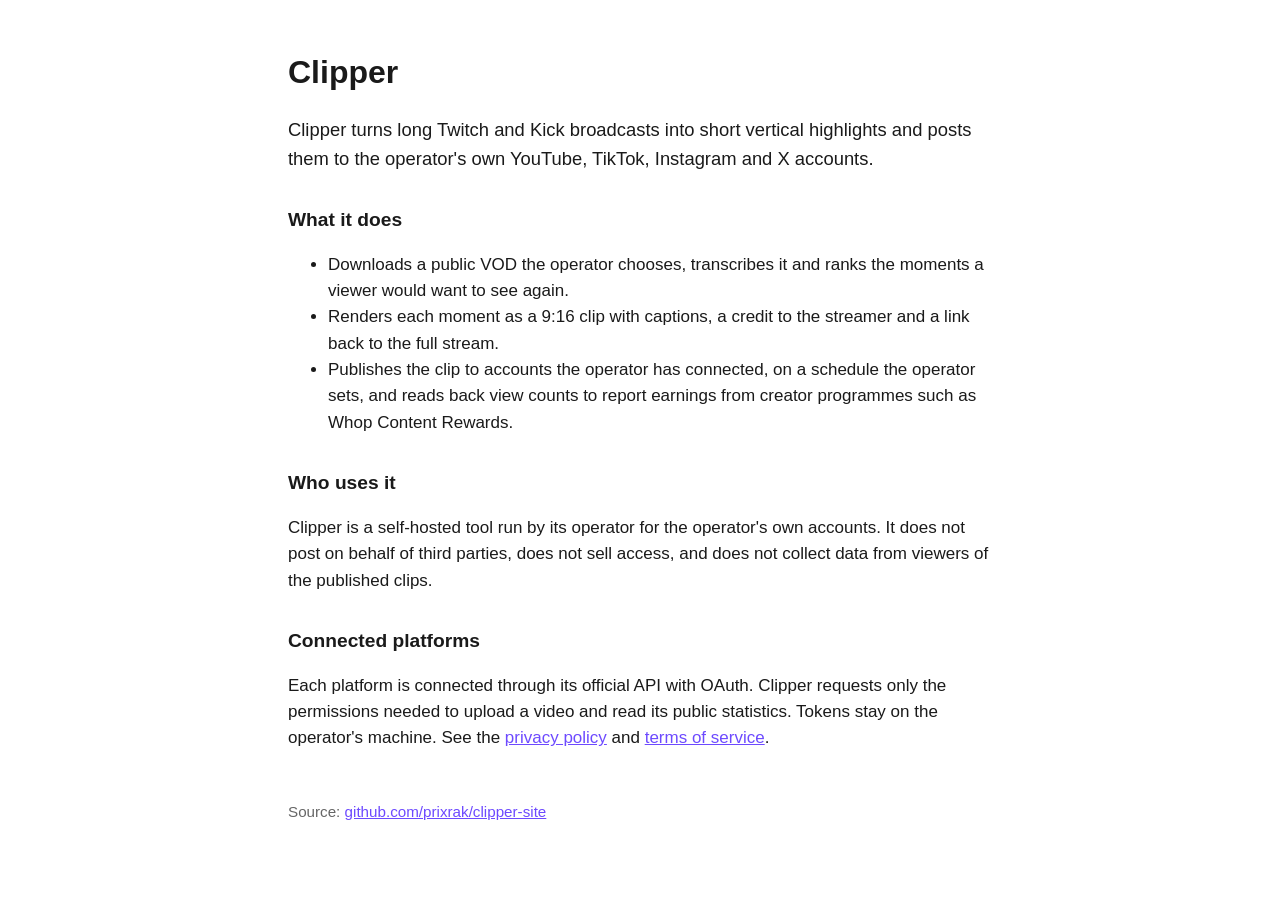
<file: index.html>
<!doctype html>
<html lang="en">
<head>
<meta charset="utf-8">
<meta name="viewport" content="width=device-width, initial-scale=1">
<meta name="tiktok-developers-site-verification" content="oCzitCu2zX34MZbB25ijLZVpsan8N7vo">
<title>Clipper — stream highlights, cut and posted</title>
<link rel="stylesheet" href="style.css">
</head>
<body>
<main>
  <h1>Clipper</h1>
  <p class="lead">Clipper turns long Twitch and Kick broadcasts into short vertical highlights and posts them to the operator's own YouTube, TikTok, Instagram and X accounts.</p>

  <h2>What it does</h2>
  <ul>
    <li>Downloads a public VOD the operator chooses, transcribes it and ranks the moments a viewer would want to see again.</li>
    <li>Renders each moment as a 9:16 clip with captions, a credit to the streamer and a link back to the full stream.</li>
    <li>Publishes the clip to accounts the operator has connected, on a schedule the operator sets, and reads back view counts to report earnings from creator programmes such as Whop Content Rewards.</li>
  </ul>

  <h2>Who uses it</h2>
  <p>Clipper is a self-hosted tool run by its operator for the operator's own accounts. It does not post on behalf of third parties, does not sell access, and does not collect data from viewers of the published clips.</p>

  <h2>Connected platforms</h2>
  <p>Each platform is connected through its official API with OAuth. Clipper requests only the permissions needed to upload a video and read its public statistics. Tokens stay on the operator's machine. See the <a href="privacy.html">privacy policy</a> and <a href="terms.html">terms of service</a>.</p>

  <p class="footer">Source: <a href="https://github.com/prixrak/clipper-site">github.com/prixrak/clipper-site</a></p>
</main>
</body>
</html>
</file>
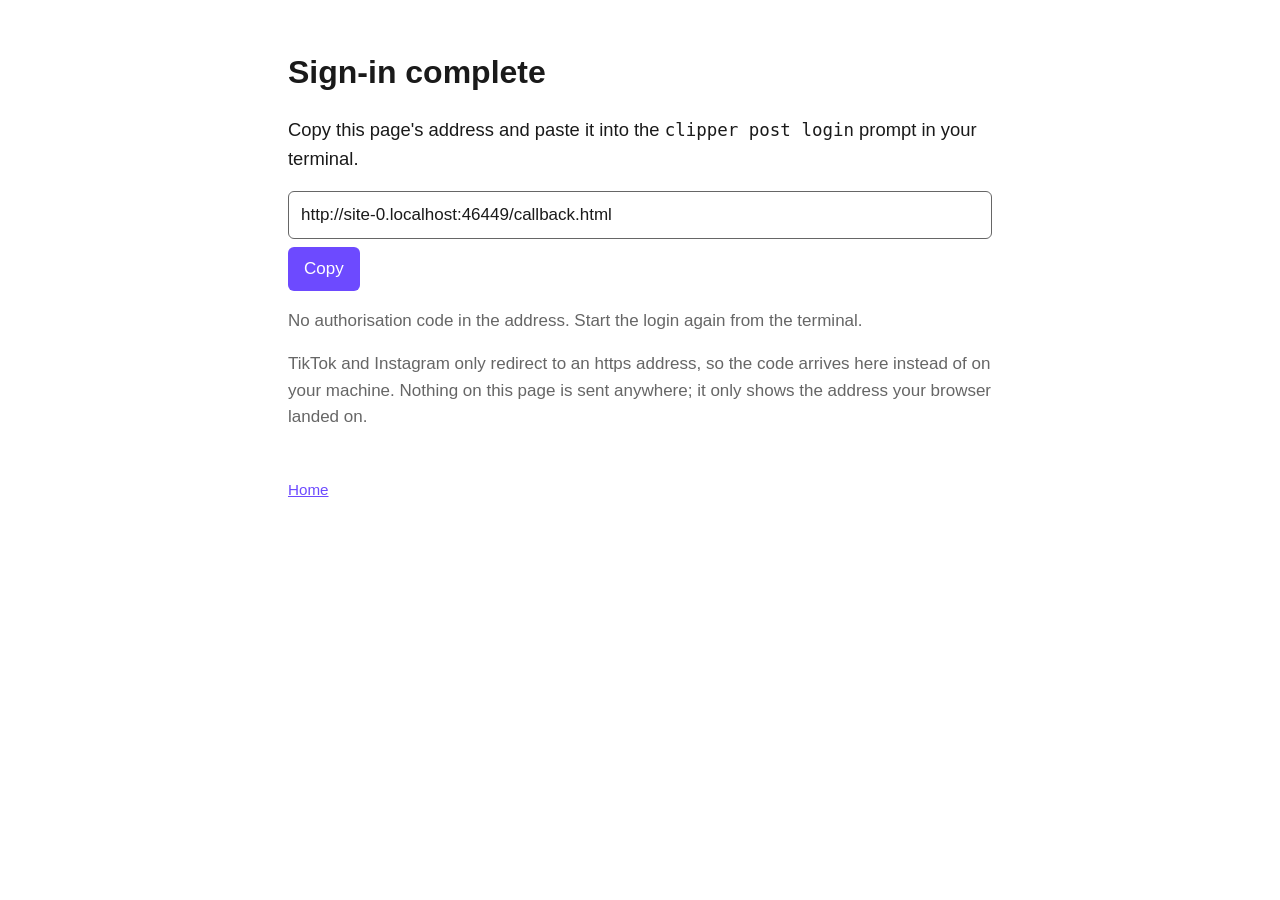
<file: callback.html>
<!doctype html>
<html lang="en">
<head>
<meta charset="utf-8">
<meta name="viewport" content="width=device-width, initial-scale=1">
<title>Clipper — sign-in complete</title>
<link rel="stylesheet" href="style.css">
</head>
<body>
<main>
  <h1>Sign-in complete</h1>
  <p class="lead">Copy this page's address and paste it into the <code>clipper post login</code> prompt in your terminal.</p>
  <p><input id="url" type="text" readonly aria-label="Callback URL"> <button id="copy" type="button">Copy</button></p>
  <p id="status" class="muted"></p>
  <p class="muted">TikTok and Instagram only redirect to an https address, so the code arrives here instead of on your machine. Nothing on this page is sent anywhere; it only shows the address your browser landed on.</p>
  <p class="footer"><a href="index.html">Home</a></p>
</main>
<script>
  (function () {
    var field = document.getElementById("url");
    var status = document.getElementById("status");
    field.value = window.location.href;
    var params = new URLSearchParams(window.location.search);
    if (params.get("error")) {
      status.textContent = "The platform returned an error: " + (params.get("error_description") || params.get("error"));
    } else if (!params.get("code")) {
      status.textContent = "No authorisation code in the address. Start the login again from the terminal.";
    }
    document.getElementById("copy").addEventListener("click", function () {
      field.select();
      navigator.clipboard.writeText(field.value).then(function () {
        status.textContent = "Copied.";
      }, function () {
        status.textContent = "Select the address and copy it manually.";
      });
    });
  })();
</script>
</body>
</html>
</file>
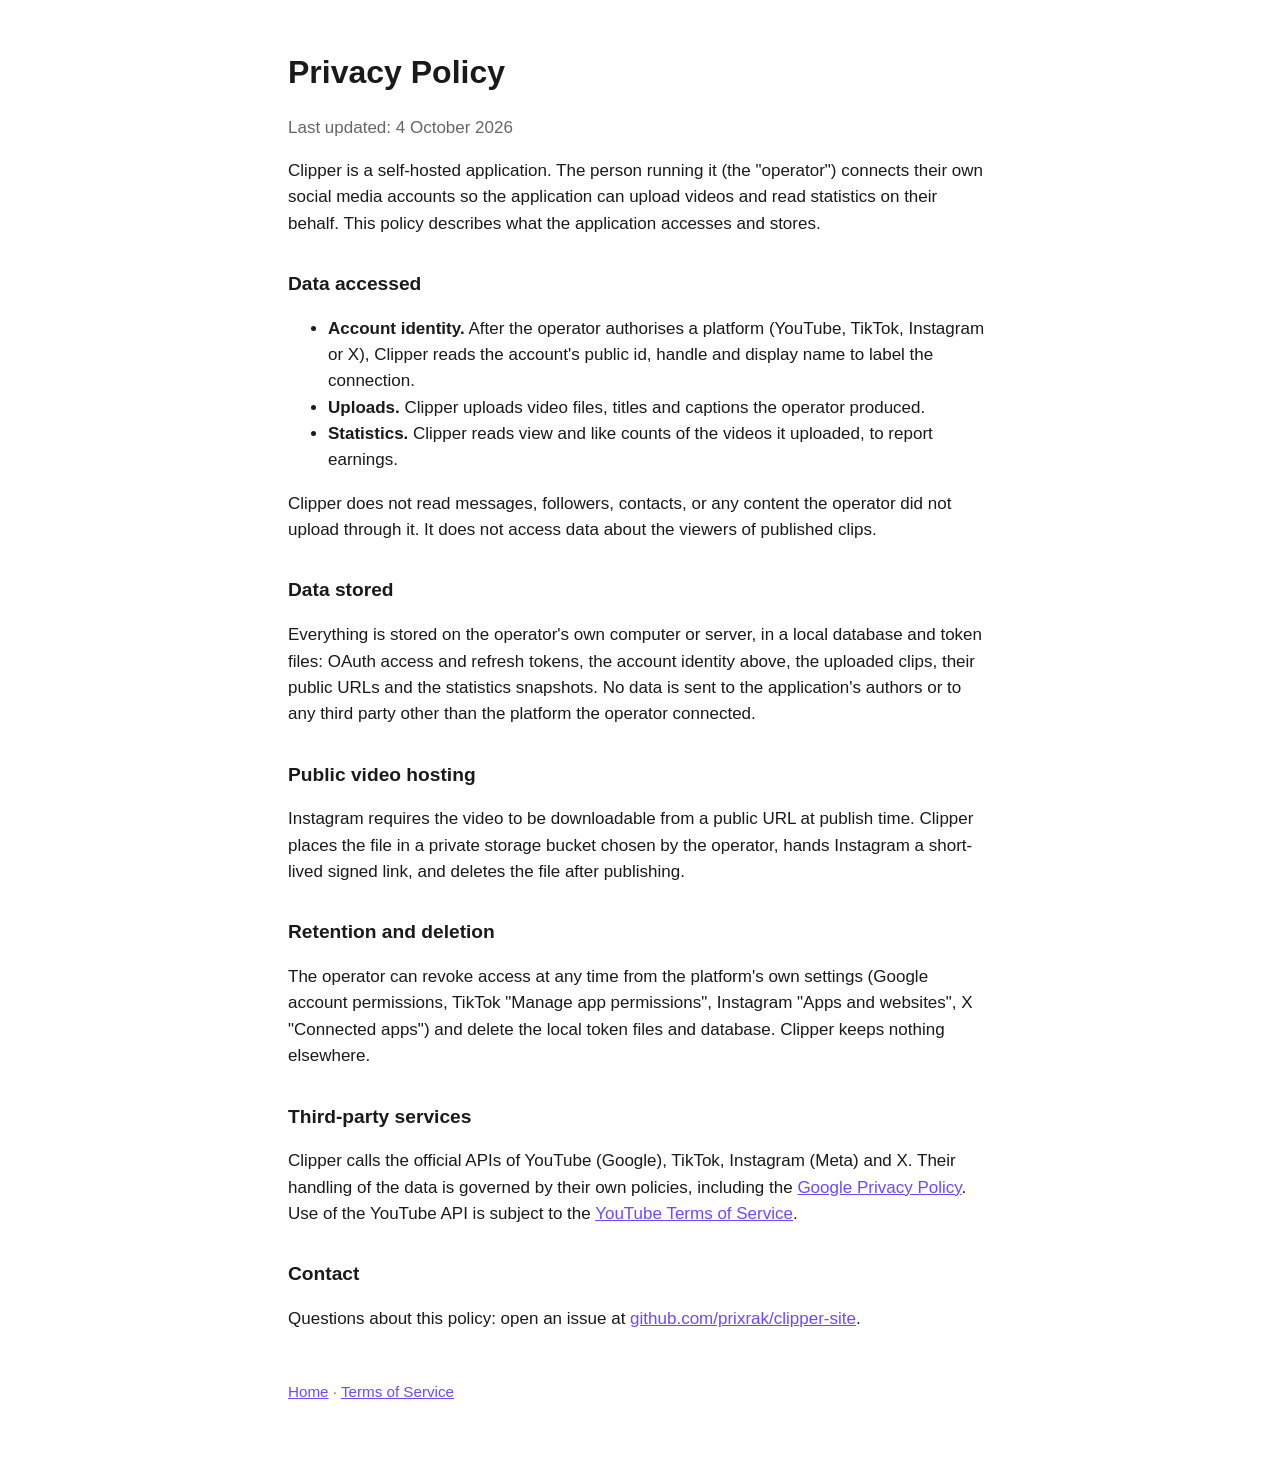
<file: privacy.html>
<!doctype html>
<html lang="en">
<head>
<meta charset="utf-8">
<meta name="viewport" content="width=device-width, initial-scale=1">
<title>Clipper — Privacy Policy</title>
<link rel="stylesheet" href="style.css">
</head>
<body>
<main>
  <h1>Privacy Policy</h1>
  <p class="muted">Last updated: 4 October 2026</p>

  <p>Clipper is a self-hosted application. The person running it (the "operator") connects their own social media accounts so the application can upload videos and read statistics on their behalf. This policy describes what the application accesses and stores.</p>

  <h2>Data accessed</h2>
  <ul>
    <li><strong>Account identity.</strong> After the operator authorises a platform (YouTube, TikTok, Instagram or X), Clipper reads the account's public id, handle and display name to label the connection.</li>
    <li><strong>Uploads.</strong> Clipper uploads video files, titles and captions the operator produced.</li>
    <li><strong>Statistics.</strong> Clipper reads view and like counts of the videos it uploaded, to report earnings.</li>
  </ul>
  <p>Clipper does not read messages, followers, contacts, or any content the operator did not upload through it. It does not access data about the viewers of published clips.</p>

  <h2>Data stored</h2>
  <p>Everything is stored on the operator's own computer or server, in a local database and token files: OAuth access and refresh tokens, the account identity above, the uploaded clips, their public URLs and the statistics snapshots. No data is sent to the application's authors or to any third party other than the platform the operator connected.</p>

  <h2>Public video hosting</h2>
  <p>Instagram requires the video to be downloadable from a public URL at publish time. Clipper places the file in a private storage bucket chosen by the operator, hands Instagram a short-lived signed link, and deletes the file after publishing.</p>

  <h2>Retention and deletion</h2>
  <p>The operator can revoke access at any time from the platform's own settings (Google account permissions, TikTok "Manage app permissions", Instagram "Apps and websites", X "Connected apps") and delete the local token files and database. Clipper keeps nothing elsewhere.</p>

  <h2>Third-party services</h2>
  <p>Clipper calls the official APIs of YouTube (Google), TikTok, Instagram (Meta) and X. Their handling of the data is governed by their own policies, including the <a href="https://www.google.com/policies/privacy">Google Privacy Policy</a>. Use of the YouTube API is subject to the <a href="https://www.youtube.com/t/terms">YouTube Terms of Service</a>.</p>

  <h2>Contact</h2>
  <p>Questions about this policy: open an issue at <a href="https://github.com/prixrak/clipper-site">github.com/prixrak/clipper-site</a>.</p>

  <p class="footer"><a href="index.html">Home</a> · <a href="terms.html">Terms of Service</a></p>
</main>
</body>
</html>
</file>
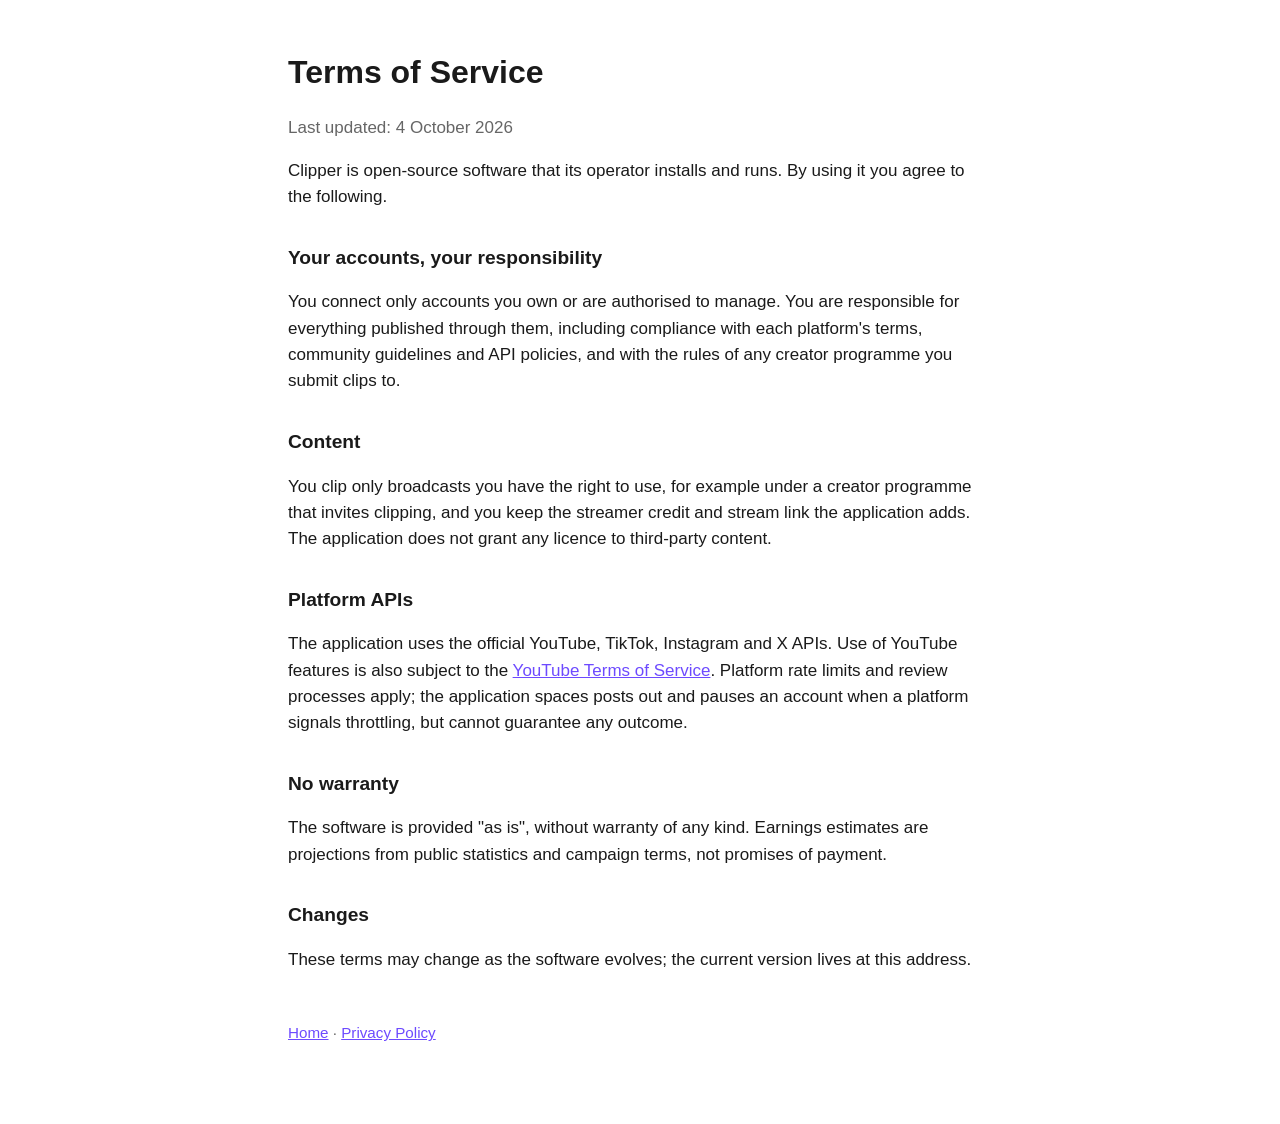
<file: terms.html>
<!doctype html>
<html lang="en">
<head>
<meta charset="utf-8">
<meta name="viewport" content="width=device-width, initial-scale=1">
<title>Clipper — Terms of Service</title>
<link rel="stylesheet" href="style.css">
</head>
<body>
<main>
  <h1>Terms of Service</h1>
  <p class="muted">Last updated: 4 October 2026</p>

  <p>Clipper is open-source software that its operator installs and runs. By using it you agree to the following.</p>

  <h2>Your accounts, your responsibility</h2>
  <p>You connect only accounts you own or are authorised to manage. You are responsible for everything published through them, including compliance with each platform's terms, community guidelines and API policies, and with the rules of any creator programme you submit clips to.</p>

  <h2>Content</h2>
  <p>You clip only broadcasts you have the right to use, for example under a creator programme that invites clipping, and you keep the streamer credit and stream link the application adds. The application does not grant any licence to third-party content.</p>

  <h2>Platform APIs</h2>
  <p>The application uses the official YouTube, TikTok, Instagram and X APIs. Use of YouTube features is also subject to the <a href="https://www.youtube.com/t/terms">YouTube Terms of Service</a>. Platform rate limits and review processes apply; the application spaces posts out and pauses an account when a platform signals throttling, but cannot guarantee any outcome.</p>

  <h2>No warranty</h2>
  <p>The software is provided "as is", without warranty of any kind. Earnings estimates are projections from public statistics and campaign terms, not promises of payment.</p>

  <h2>Changes</h2>
  <p>These terms may change as the software evolves; the current version lives at this address.</p>

  <p class="footer"><a href="index.html">Home</a> · <a href="privacy.html">Privacy Policy</a></p>
</main>
</body>
</html>
</file>
<file: style.css>
:root {
  color-scheme: light dark;
  --fg: #1a1a1a;
  --muted: #666;
  --bg: #fff;
  --accent: #6d4aff;
}

@media (prefers-color-scheme: dark) {
  :root {
    --fg: #e8e8e8;
    --muted: #999;
    --bg: #111;
    --accent: #9d86ff;
  }
}

body {
  margin: 0;
  font: 17px/1.55 -apple-system, BlinkMacSystemFont, "Segoe UI", Roboto, sans-serif;
  color: var(--fg);
  background: var(--bg);
}

main {
  max-width: 44rem;
  margin: 0 auto;
  padding: 3rem 1.25rem 4rem;
}

h1 {
  font-size: 2rem;
  margin: 0 0 1rem;
}

h2 {
  font-size: 1.2rem;
  margin: 2rem 0 0.5rem;
}

a {
  color: var(--accent);
}

.lead {
  font-size: 1.15rem;
}

.muted {
  color: var(--muted);
}

.footer {
  margin-top: 3rem;
  color: var(--muted);
  font-size: 0.95rem;
}

code {
  font-family: ui-monospace, SFMono-Regular, Menlo, monospace;
  font-size: 0.95em;
}

input[type="text"] {
  width: 100%;
  box-sizing: border-box;
  padding: 0.6rem 0.75rem;
  margin-bottom: 0.5rem;
  font: inherit;
  color: inherit;
  background: transparent;
  border: 1px solid var(--muted);
  border-radius: 6px;
}

button {
  padding: 0.55rem 1rem;
  font: inherit;
  color: #fff;
  background: var(--accent);
  border: 0;
  border-radius: 6px;
  cursor: pointer;
}
</file>
